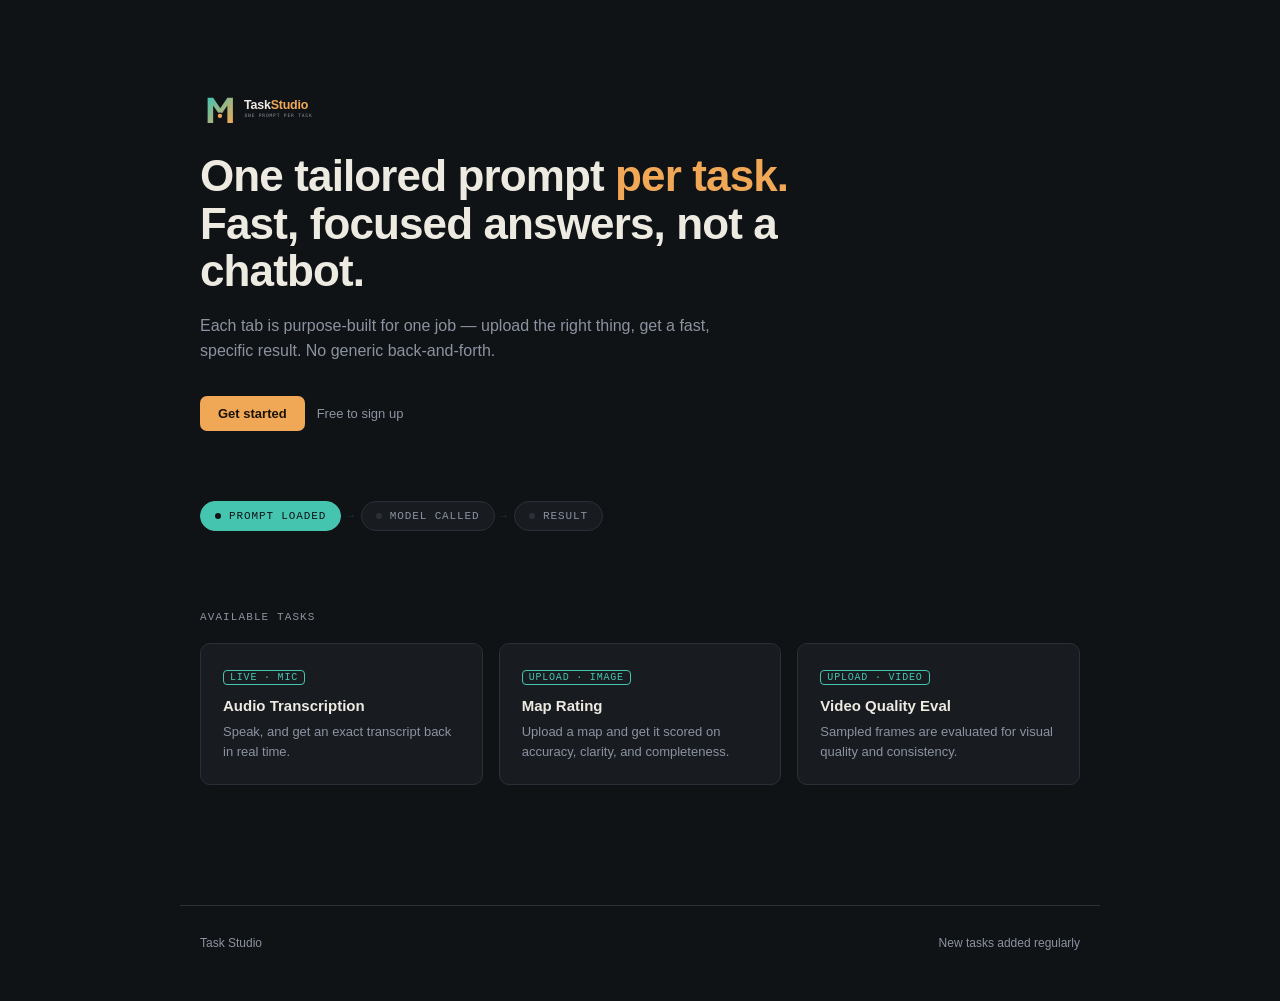
<file: index.html>
<!DOCTYPE html>
<html lang="en">
<head>
<meta charset="UTF-8">
<meta name="viewport" content="width=device-width, initial-scale=1">
<title>Task Studio</title>
<link rel="icon" href="assets/logo-mark.svg" type="image/svg+xml">
<link rel="stylesheet" href="shared/brand.css">
<style>
  .hero{
    max-width:920px; margin:0 auto; padding:90px 20px 40px;
  }
  .kicker{
    font-family:var(--brand-font-mono); font-size:11px; letter-spacing:.12em;
    text-transform:uppercase; color:var(--brand-accent); margin-bottom:18px;
    display:flex; align-items:center; gap:8px;
  }
  .kicker::before{ content:''; width:6px; height:6px; border-radius:50%; background:var(--brand-accent); }
  h1{
    font-size:44px; line-height:1.08; letter-spacing:-.02em; margin:0 0 18px; font-weight:700;
    max-width:680px;
  }
  h1 span{ color:var(--brand-accent-2); }
  .lede{
    font-size:16px; line-height:1.6; color:var(--brand-muted); max-width:520px; margin:0 0 32px;
  }
  .cta-row{ display:flex; gap:12px; align-items:center; margin-bottom:70px; }
  .cta-row a{ text-decoration:none; }
  .cta-secondary{ font-size:13px; color:var(--brand-muted); }

  /* signature: live pipeline strip, animated on load */
  .pipeline-demo{
    display:flex; align-items:center; gap:0; margin-bottom:80px;
    font-family:var(--brand-font-mono); font-size:11px; letter-spacing:.08em;
    text-transform:uppercase; color:var(--brand-muted); flex-wrap:wrap;
  }
  .pipeline-demo .step{
    display:flex; align-items:center; gap:8px; padding:8px 14px;
    border:1px solid var(--brand-line); border-radius:20px; background:var(--brand-surface);
  }
  .pipeline-demo .step .dot{ width:6px; height:6px; border-radius:50%; background:var(--brand-line); }
  .pipeline-demo .arrow{ color:var(--brand-line); padding:0 6px; }
  .pipeline-demo .step.lit{ color:#101316; background:var(--brand-accent); border-color:var(--brand-accent); }
  .pipeline-demo .step.lit .dot{ background:#101316; }

  .section-label{
    font-family:var(--brand-font-mono); font-size:11px; letter-spacing:.1em;
    text-transform:uppercase; color:var(--brand-muted); margin-bottom:20px;
  }
  .task-grid{
    display:grid; grid-template-columns:repeat(auto-fit, minmax(240px,1fr)); gap:16px; margin-bottom:80px;
  }
  .task-card{
    border:1px solid var(--brand-line); border-radius:var(--brand-radius); padding:22px;
    background:var(--brand-surface); transition:border-color .2s ease;
  }
  .task-card:hover{ border-color:var(--brand-accent); }
  .task-card .tag{
    font-family:var(--brand-font-mono); font-size:10px; letter-spacing:.08em; text-transform:uppercase;
    color:var(--brand-accent); border:1px solid var(--brand-accent); border-radius:4px; padding:1px 6px;
    display:inline-block; margin-bottom:12px;
  }
  .task-card h3{ font-size:15px; margin:0 0 8px; }
  .task-card p{ font-size:13px; color:var(--brand-muted); line-height:1.55; margin:0; }

  footer{ max-width:920px; margin:0 auto; padding:30px 20px 50px; border-top:1px solid var(--brand-line);
    font-size:12px; color:var(--brand-muted); display:flex; justify-content:space-between; }
</style>
</head>
<body>

<div class="hero">
  <img src="assets/logo-full.svg" height="40" alt="Task Studio" style="margin-bottom:22px;display:block;">
  <h1>One tailored prompt <span>per task.</span><br>Fast, focused answers, not a chatbot.</h1>
  <p class="lede">Each tab is purpose-built for one job — upload the right thing, get a fast, specific result. No generic back-and-forth.</p>
  <div class="cta-row">
    <a href="login.html"><button class="brand-btn">Get started</button></a>
    <span class="cta-secondary">Free to sign up</span>
  </div>

  <div class="pipeline-demo" id="pipelineDemo">
    <div class="step" data-i="0"><span class="dot"></span>Prompt loaded</div>
    <span class="arrow">→</span>
    <div class="step" data-i="1"><span class="dot"></span>Model called</div>
    <span class="arrow">→</span>
    <div class="step" data-i="2"><span class="dot"></span>Result</div>
  </div>

  <div class="section-label">Available tasks</div>
  <div class="task-grid">
    <div class="task-card">
      <span class="tag">Live · Mic</span>
      <h3>Audio Transcription</h3>
      <p>Speak, and get an exact transcript back in real time.</p>
    </div>
    <div class="task-card">
      <span class="tag">Upload · Image</span>
      <h3>Map Rating</h3>
      <p>Upload a map and get it scored on accuracy, clarity, and completeness.</p>
    </div>
    <div class="task-card">
      <span class="tag">Upload · Video</span>
      <h3>Video Quality Eval</h3>
      <p>Sampled frames are evaluated for visual quality and consistency.</p>
    </div>
  </div>
</div>

<footer>
  <span>Task Studio</span>
  <span>New tasks added regularly</span>
</footer>

<script>
  // gentle looping highlight across the pipeline strip — purely decorative
  let i = 0;
  const steps = document.querySelectorAll('#pipelineDemo .step');
  setInterval(()=>{
    steps.forEach(s=>s.classList.remove('lit'));
    steps[i].classList.add('lit');
    i = (i+1) % steps.length;
  }, 1100);
</script>

</body>
</html>
</file>
<file: shared/brand.css>
/* ==============================================================
   BRAND.CSS — swap these values to match your multi-link site
   exactly. Everything else in Task Studio reads from these
   variables, so changing colors here updates the whole app.
   ============================================================== */

:root{
  /* ---- replace with your multi-link site's real palette ---- */
  --brand-bg:        #101316;   /* page background */
  --brand-surface:   #181C21;   /* cards / panels */
  --brand-surface-2: #1F242B;   /* nested panels, inputs */
  --brand-line:      #2A3038;   /* borders */
  --brand-text:      #EDEAE2;   /* primary text */
  --brand-muted:     #8B92A0;   /* secondary text */
  --brand-accent:    #45C4B0;   /* links, active states */
  --brand-accent-2:  #F0A857;   /* buttons, highlights */
  --brand-danger:    #E15A5A;

  /* ---- replace with your multi-link site's real fonts ---- */
  --brand-font-display: -apple-system, BlinkMacSystemFont, "Segoe UI", sans-serif;
  --brand-font-mono:    ui-monospace, "SF Mono", Menlo, monospace;

  --brand-radius: 10px;
}

* { box-sizing: border-box; }

body{
  margin:0;
  background:var(--brand-bg);
  color:var(--brand-text);
  font-family:var(--brand-font-display);
}

a{ color:var(--brand-accent); }

.brand-btn{
  background:var(--brand-accent-2);
  color:#1A1305;
  border:none;
  border-radius:7px;
  padding:10px 18px;
  font-size:13px;
  font-weight:650;
  cursor:pointer;
  transition:opacity .2s ease, transform .1s ease;
}
.brand-btn:hover{ opacity:.9; }
.brand-btn:active{ transform:scale(.97); }
.brand-btn:disabled{ background:var(--brand-line); color:var(--brand-muted); cursor:not-allowed; }
.brand-btn.secondary{ background:transparent; border:1px solid var(--brand-line); color:var(--brand-text); }

.brand-input{
  background:var(--brand-surface-2);
  border:1px solid var(--brand-line);
  color:var(--brand-text);
  border-radius:7px;
  padding:10px 12px;
  font-size:13px;
  width:100%;
}
.brand-input:focus{ outline:2px solid var(--brand-accent); outline-offset:1px; }

.brand-card{
  background:var(--brand-surface);
  border:1px solid var(--brand-line);
  border-radius:var(--brand-radius);
  padding:24px;
}
</file>
